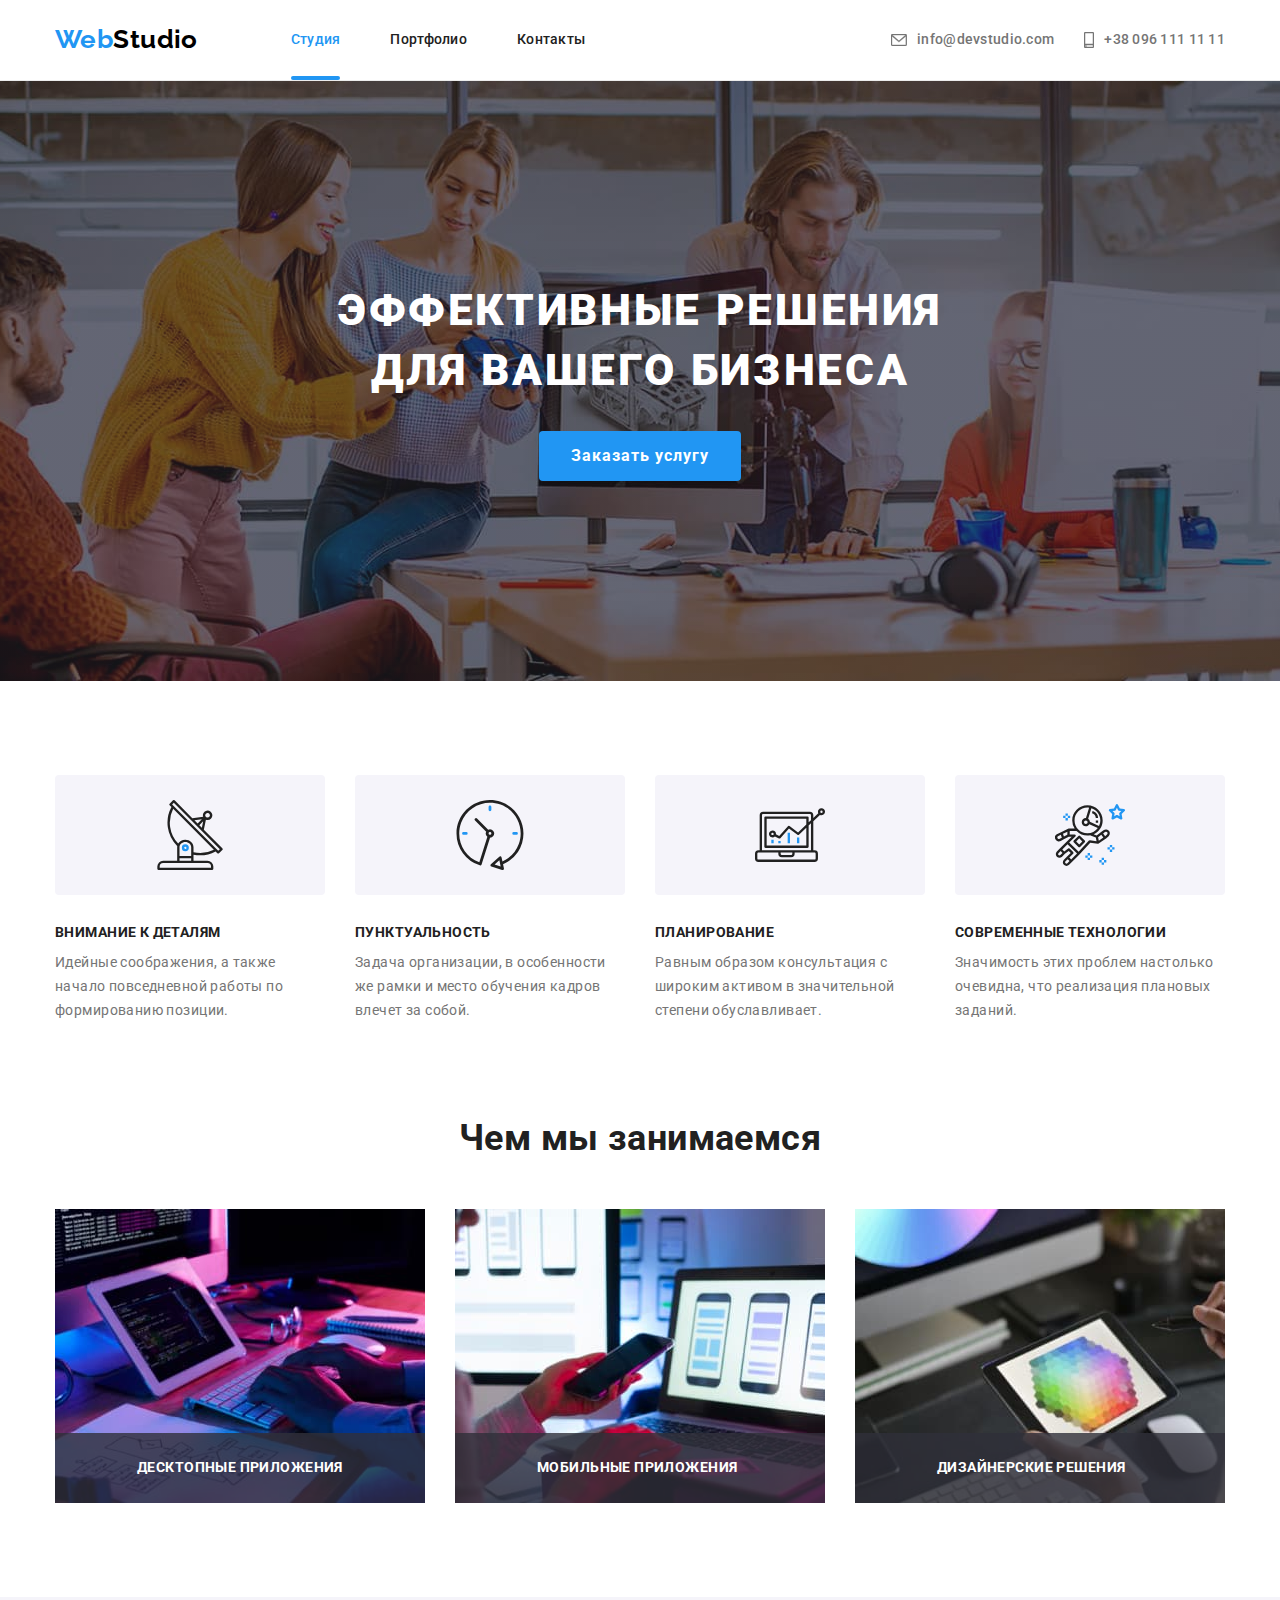
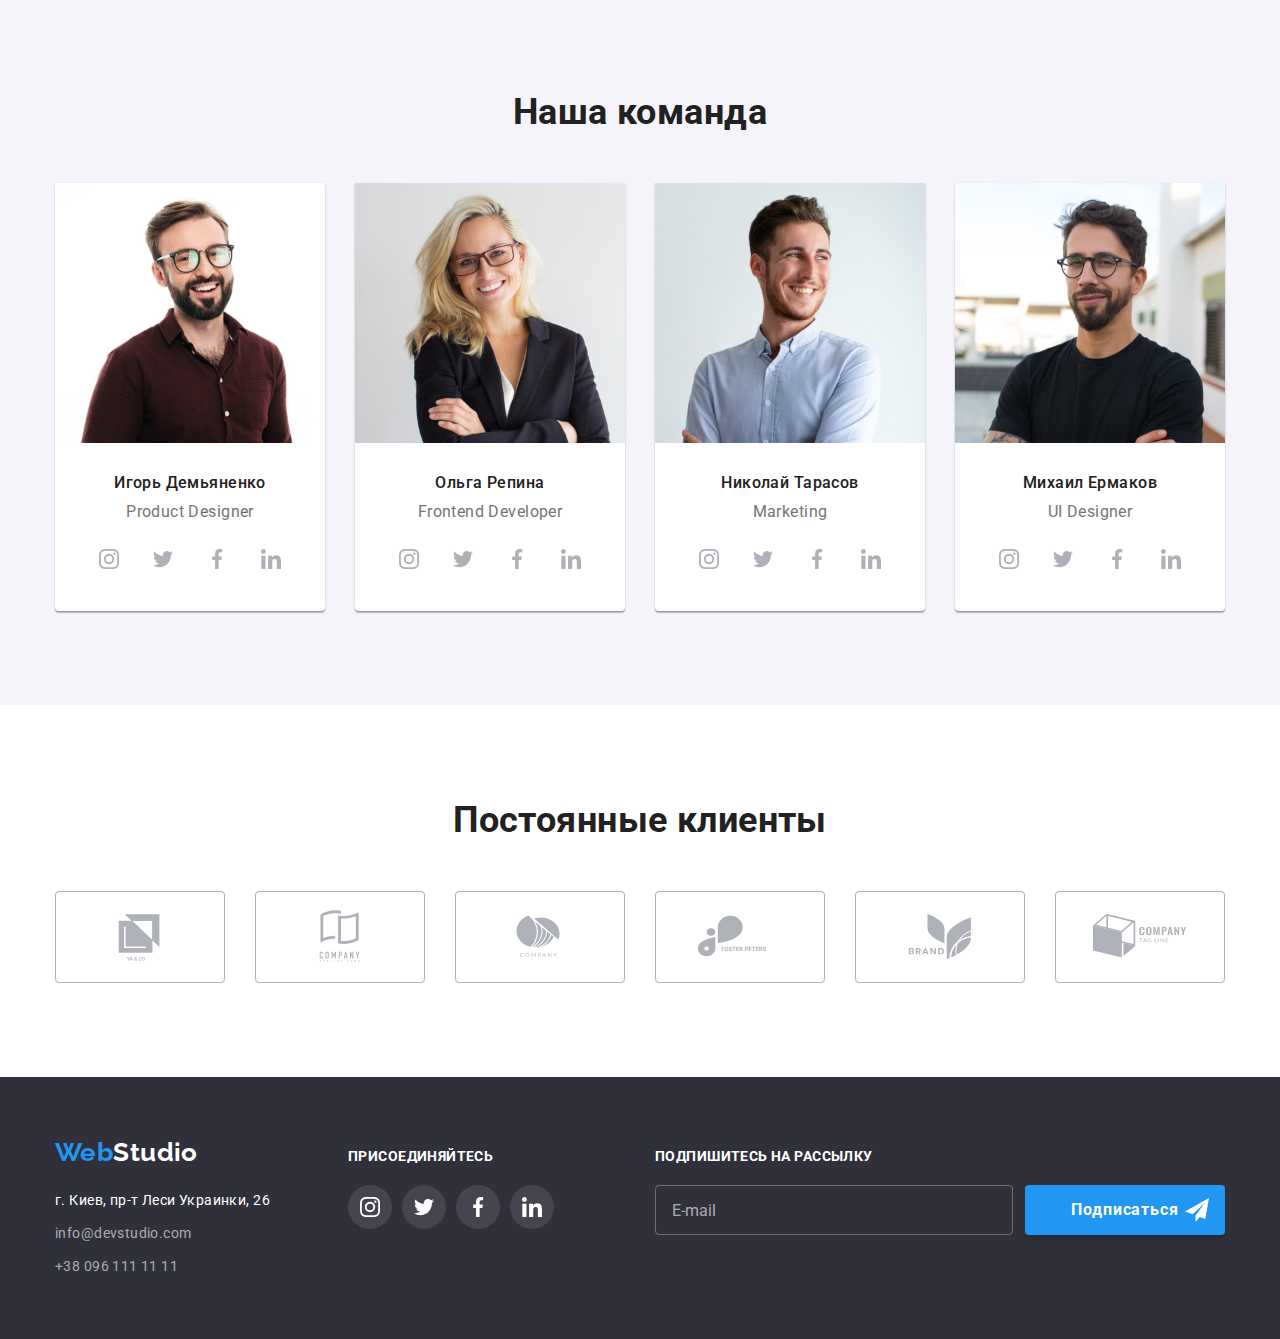
<file: index.html>
<!DOCTYPE html>
<html lang="ru">
  <head>
    <meta charset="UTF-8" />
    <meta http-equiv="X-UA-Compatible" content="IE=edge" />
    <meta name="viewport" content="width=device-width, initial-scale=1.0" />
    <title>Web-Studio</title>
    <link rel="preconnect" href="https://fonts.gstatic.com" />
    <link
      href="https://fonts.googleapis.com/css2?family=Raleway:wght@700&family=Roboto:wght@400;500;700;900&display=swap"
      rel="stylesheet"
    />
    <link
      rel="stylesheet"
      href="https://cdnjs.cloudflare.com/ajax/libs/modern-normalize/1.0.0/modern-normalize.css"
    />
    <link rel="stylesheet" href="./css/styles.css" />
  </head>

  <body>
    <header class="header-backgroud page-header">
      <div class="container">
        <nav class="nav">
          <a class="link-logo logo-accent logo" href="web-studio">
            <span class="accent-color">Web</span>Studio
          </a>
          <ul class="menu list">
            <li class="menu-item">
              <a class="link navigation-link link-current" href="./index.html"
                >Студия</a
              >
            </li>
            <li class="menu-item">
              <a class="link navigation-link" href="./portfolio.html"
                >Портфолио</a
              >
            </li>
            <li class="menu-item">
              <a class="link navigation-link" href="contacts">Контакты</a>
            </li>
          </ul>
        </nav>
        <ul class="list contacts-header">
          <li class="address-item">
            <a class="link list-contact" href="mailto:info@devstudio.com">
              <svg class="address-icon" width="16" height="12">
                <use href="./images/icons/symbol-defs.svg#icon-envelope"></use>
              </svg>
              info@devstudio.com
            </a>
          </li>
          <li class="address-item">
            <a class="link list-contact telephone" href="tel:+380961111111">
              <svg class="address-icon" width="10" height="16">
                <use
                  href="./images/icons/symbol-defs.svg#icon-smartphone"
                ></use>
              </svg>
              +38 096 111 11 11</a
            >
          </li>
        </ul>
      </div>
    </header>

    <main>
      <section class="dark-background section-hero">
        <div class="container">
          <h1 class="page-title">Эффективные решения для вашего бизнеса</h1>
          <div class="center-button">
            <button class="btn" type="button" data-modal-open>
              Заказать услугу
            </button>
          </div>
        </div>
      </section>

      <section class="header-backgroud section advantage-section">
        <div class="container">
          <h2 class="visually-hidden">Особенности</h2>

          <ul class="list card-set">
            <li class="item team-section-item">
              <div class="feature">
                <svg class="feature-icon" width="70" height="70">
                  <use href="./images/icons/symbol-defs.svg#icon-antenna"></use>
                </svg>
              </div>

              <h3 class="advantage-title">Внимание к деталям</h3>
              <p class="advantage-item-position">
                Идейные соображения, а также начало повседневной работы по
                формированию позиции.
              </p>
            </li>
            <li class="item team-section-item">
              <div class="feature">
                <svg class="feature-icon" width="70" height="70">
                  <use href="./images/icons/symbol-defs.svg#icon-clock"></use>
                </svg>
              </div>
              <h3 class="advantage-title">Пунктуальность</h3>
              <p class="advantage-item-position">
                Задача организации, в особенности же рамки и место обучения
                кадров влечет за собой.
              </p>
            </li>
            <li class="item team-section-item">
              <div class="feature">
                <svg class="feature-icon" width="70" height="70">
                  <use href="./images/icons/symbol-defs.svg#icon-diagram"></use>
                </svg>
              </div>
              <h3 class="advantage-title">Планирование</h3>
              <p class="advantage-item-position">
                Равным образом консультация с широким активом в значительной
                степени обуславливает.
              </p>
            </li>
            <li class="item team-section-item">
              <div class="feature">
                <svg class="feature-icon" width="70" height="70">
                  <use
                    href="./images/icons/symbol-defs.svg#icon-astronaut"
                  ></use>
                </svg>
              </div>
              <h3 class="advantage-title">Современные технологии</h3>
              <p class="advantage-item-position">
                Значимость этих проблем настолько очевидна, что реализация
                плановых заданий.
              </p>
            </li>
          </ul>
        </div>
      </section>

      <section class="header-backgroud our-works">
        <div class="container">
          <h2 class="section-title">Чем мы занимаемся</h2>
          <ul class="list card-set">
            <li class="item work-item">
              <div class="work-thumb">
                <img
                  src="./images/img.jpg"
                  alt="Наполнение веб-страницы контентом"
                  width="370"
                />
                <div class="work-set-item">
                  <p class="work-item-set">Десктопные приложения</p>
                </div>
              </div>
            </li>
            <li class="item work-item">
              <div class="work-thumb">
                <img
                  src="./images/box2.jpg"
                  alt="Оформления стилей"
                  width="370"
                />
                <div class="work-set-item">
                  <p class="work-item-set">Мобильные приложения</p>
                </div>
              </div>
            </li>
            <li class="item work-item">
              <div class="work-thumb">
                <img src="./images/box3.jpg" alt="Дизайн" width="370" />

                <div class="work-set-item">
                  <p class="work-item-set">Дизайнерские решения</p>
                </div>
              </div>
            </li>
          </ul>
        </div>
      </section>

      <section class="second-background section team-section">
        <div class="container">
          <h2 class="section-title">Наша команда</h2>
          <ul class="list card-set">
            <li class="item team-section-item team-wrapper">
              <img
                src="./images/img1.jpg"
                alt="Дизайнер продукта"
                width="270"
              />
              <div class="name-position-item">
                <h3 class="team-item-name">Игорь Демьяненко</h3>
                <p class="team-item-position" lang="en">Product Designer</p>
              </div>
              <ul class="list social-icons">
                <li class="social-icons-item">
                  <a
                    href=""
                    class="social-icons-link"
                    target="_blank"
                    rel="noopener noreferrer"
                  >
                    <svg class="social-icons-svg" width="20" height="20">
                      <use
                        href="./images/icons/symbol-defs.svg#icon-instagram"
                      ></use>
                    </svg>
                  </a>
                </li>
                <li class="social-icons-item">
                  <a
                    href=""
                    class="social-icons-link"
                    target="_blank"
                    rel="noopener noreferrer"
                  >
                    <svg class="social-icons-svg" width="20" height="20">
                      <use
                        href="./images/icons/symbol-defs.svg#icon-twitter"
                      ></use>
                    </svg>
                  </a>
                </li>
                <li class="social-icons-item">
                  <a
                    href=""
                    class="social-icons-link"
                    target="_blank"
                    rel="noopener noreferrer"
                  >
                    <svg class="social-icons-svg" width="20" height="20">
                      <use
                        href="./images/icons/symbol-defs.svg#icon-facebook"
                      ></use>
                    </svg>
                  </a>
                </li>
                <li class="social-icons-item">
                  <a
                    href=""
                    class="social-icons-link"
                    target="_blank"
                    rel="noopener noreferrer"
                  >
                    <svg class="social-icons-svg" width="20" height="20">
                      <use
                        href="./images/icons/symbol-defs.svg#icon-linkedin"
                      ></use>
                    </svg>
                  </a>
                </li>
              </ul>
            </li>
            <li class="item team-section-item team-wrapper">
              <img
                src="./images/img2.jpg"
                alt="Внешний разработчик"
                width="270"
              />
              <div class="name-position-item">
                <h3 class="team-item-name">Ольга Репина</h3>
                <p class="team-item-position" lang="en">Frontend Developer</p>
              </div>
              <ul class="list social-icons">
                <li class="social-icons-item">
                  <a
                    href=""
                    class="social-icons-link"
                    target="_blank"
                    rel="noopener noreferrer"
                  >
                    <svg class="social-icons-svg" width="20" height="20">
                      <use
                        href="./images/icons/symbol-defs.svg#icon-instagram"
                      ></use>
                    </svg>
                  </a>
                </li>
                <li class="social-icons-item">
                  <a
                    href=""
                    class="social-icons-link"
                    target="_blank"
                    rel="noopener noreferrer"
                  >
                    <svg class="social-icons-svg" width="20" height="20">
                      <use
                        href="./images/icons/symbol-defs.svg#icon-twitter"
                      ></use>
                    </svg>
                  </a>
                </li>
                <li class="social-icons-item">
                  <a
                    href=""
                    class="social-icons-link"
                    target="_blank"
                    rel="noopener noreferrer"
                  >
                    <svg class="social-icons-svg" width="20" height="20">
                      <use
                        href="./images/icons/symbol-defs.svg#icon-facebook"
                      ></use>
                    </svg>
                  </a>
                </li>
                <li class="social-icons-item">
                  <a
                    href=""
                    class="social-icons-link"
                    target="_blank"
                    rel="noopener noreferrer"
                  >
                    <svg class="social-icons-svg" width="20" height="20">
                      <use
                        href="./images/icons/symbol-defs.svg#icon-linkedin"
                      ></use>
                    </svg>
                  </a>
                </li>
              </ul>
            </li>
            <li class="item team-section-item team-wrapper">
              <img src="./images/img3.jpg" alt="Маркетолог" width="270" />
              <div class="name-position-item">
                <h3 class="team-item-name">Николай Тарасов</h3>
                <p class="team-item-position" lang="en">Marketing</p>
              </div>
              <ul class="list social-icons">
                <li class="social-icons-item">
                  <a
                    href=""
                    class="social-icons-link"
                    target="_blank"
                    rel="noopener noreferrer"
                  >
                    <svg class="social-icons-svg" width="20" height="20">
                      <use
                        href="./images/icons/symbol-defs.svg#icon-instagram"
                      ></use>
                    </svg>
                  </a>
                </li>
                <li class="social-icons-item">
                  <a
                    href=""
                    class="social-icons-link"
                    target="_blank"
                    rel="noopener noreferrer"
                  >
                    <svg class="social-icons-svg" width="20" height="20">
                      <use
                        href="./images/icons/symbol-defs.svg#icon-twitter"
                      ></use>
                    </svg>
                  </a>
                </li>
                <li class="social-icons-item">
                  <a
                    href=""
                    class="social-icons-link"
                    target="_blank"
                    rel="noopener noreferrer"
                  >
                    <svg class="social-icons-svg" width="20" height="20">
                      <use
                        href="./images/icons/symbol-defs.svg#icon-facebook"
                      ></use>
                    </svg>
                  </a>
                </li>
                <li class="social-icons-item">
                  <a
                    href=""
                    class="social-icons-link"
                    target="_blank"
                    rel="noopener noreferrer"
                  >
                    <svg class="social-icons-svg" width="20" height="20">
                      <use
                        href="./images/icons/symbol-defs.svg#icon-linkedin"
                      ></use>
                    </svg>
                  </a>
                </li>
              </ul>
            </li>
            <li class="item team-section-item team-wrapper">
              <img src="./images/img4.jpg" alt="Дизайнер" width="270" />
              <div class="name-position-item">
                <h3 class="team-item-name">Михаил Ермаков</h3>
                <p class="team-item-position" lang="en">UI Designer</p>
              </div>
              <ul class="list social-icons">
                <li class="social-icons-item">
                  <a
                    href=""
                    class="social-icons-link"
                    target="_blank"
                    rel="noopener noreferrer"
                  >
                    <svg class="social-icons-svg" width="20" height="20">
                      <use
                        href="./images/icons/symbol-defs.svg#icon-instagram"
                      ></use>
                    </svg>
                  </a>
                </li>
                <li class="social-icons-item">
                  <a
                    href=""
                    class="social-icons-link"
                    target="_blank"
                    rel="noopener noreferrer"
                  >
                    <svg class="social-icons-svg" width="20" height="20">
                      <use
                        href="./images/icons/symbol-defs.svg#icon-twitter"
                      ></use>
                    </svg>
                  </a>
                </li>
                <li class="social-icons-item">
                  <a
                    href=""
                    class="social-icons-link"
                    target="_blank"
                    rel="noopener noreferrer"
                  >
                    <svg class="social-icons-svg" width="20" height="20">
                      <use
                        href="./images/icons/symbol-defs.svg#icon-facebook"
                      ></use>
                    </svg>
                  </a>
                </li>
                <li class="social-icons-item">
                  <a
                    href=""
                    class="social-icons-link"
                    target="_blank"
                    rel="noopener noreferrer"
                  >
                    <svg class="social-icons-svg" width="20" height="20">
                      <use
                        href="./images/icons/symbol-defs.svg#icon-linkedin"
                      ></use>
                    </svg>
                  </a>
                </li>
              </ul>
            </li>
          </ul>
        </div>
      </section>

      <section class="header-backgroud section">
        <div class="container">
          <h2 class="section-title">Постоянные клиенты</h2>
          <ul class="list clients-icons">
            <li class="clients-icons-item">
              <a
                href=""
                class="clients-icons-link"
                target="_blank"
                rel="noopener noreferrer"
              >
                <svg class="clients-icons-svg" width="106" height="60">
                  <use href="./images/icons/symbol-defs.svg#icon-logo"></use>
                </svg>
              </a>
            </li>
            <li class="clients-icons-item">
              <a
                href=""
                class="clients-icons-link"
                target="_blank"
                rel="noopener noreferrer"
              >
                <svg class="clients-icons-svg" width="106" height="60">
                  <use href="./images/icons/symbol-defs.svg#icon-logo1"></use>
                </svg>
              </a>
            </li>
            <li class="clients-icons-item">
              <a
                href=""
                class="clients-icons-link"
                target="_blank"
                rel="noopener noreferrer"
              >
                <svg class="clients-icons-svg" width="106" height="60">
                  <use href="./images/icons/symbol-defs.svg#icon-logo2"></use>
                </svg>
              </a>
            </li>
            <li class="clients-icons-item">
              <a
                href=""
                class="clients-icons-link"
                target="_blank"
                rel="noopener noreferrer"
              >
                <svg class="clients-icons-svg" width="106" height="60">
                  <use href="./images/icons/symbol-defs.svg#icon-logo3"></use>
                </svg>
              </a>
            </li>
            <li class="clients-icons-item">
              <a
                href=""
                class="clients-icons-link"
                target="_blank"
                rel="noopener noreferrer"
              >
                <svg class="clients-icons-svg" width="106" height="60">
                  <use href="./images/icons/symbol-defs.svg#icon-logo4"></use>
                </svg>
              </a>
            </li>
            <li class="clients-icons-item">
              <a
                href=""
                class="clients-icons-link"
                target="_blank"
                rel="noopener noreferrer"
              >
                <svg class="clients-icons-svg" width="106" height="60">
                  <use href="./images/icons/symbol-defs.svg#icon-logo5"></use>
                </svg>
              </a>
            </li>
          </ul>
        </div>
      </section>
    </main>

    <footer class="dark-background footer-section">
      <div class="container container-list">
        <div class="footer-item">
          <a class="link logo-accent second-logo-accent" href="web-studio">
            <span class="accent-color">Web</span>Studio
          </a>

          <address class="address">
            <ul class="list">
              <li class="subitem">
                <a
                  class="link dark-bg-text"
                  href="https://goo.gl/maps/19a7avuNTJ5x7kLF8"
                  target="_blank"
                  rel="noopener noreferrer"
                >
                  г. Киев, пр-т Леси Украинки, 26
                </a>
              </li>
              <li class="subitem">
                <a
                  class="link dark-bg-text accent-text-color"
                  href="mailto:info@devstudio.com"
                  >info@devstudio.com</a
                >
              </li>
              <li>
                <a
                  class="link dark-bg-text accent-text-color"
                  href="tel:+380961111111"
                  >+38 096 111 11 11</a
                >
              </li>
            </ul>
          </address>
        </div>
        <div class="footer-list">
          <h3 class="footer-title">Присоединяйтесь</h3>
          <ul class="list footer-social-list">
            <li class="footer-social-item">
              <a
                href=""
                class="footer-social-link"
                target="_blank"
                rel="noopener noreferrer"
              >
                <svg class="footer-social-svg" width="20" height="20">
                  <use
                    href="./images/icons/symbol-defs.svg#icon-instagram"
                  ></use>
                </svg>
              </a>
            </li>
            <li class="footer-social-item">
              <a
                href=""
                class="footer-social-link"
                target="_blank"
                rel="noopener noreferrer"
              >
                <svg class="footer-social-svg" width="20" height="20">
                  <use href="./images/icons/symbol-defs.svg#icon-twitter"></use>
                </svg>
              </a>
            </li>
            <li class="footer-social-item">
              <a
                href=""
                class="footer-social-link"
                target="_blank"
                rel="noopener noreferrer"
              >
                <svg class="footer-social-svg" width="20" height="20">
                  <use
                    href="./images/icons/symbol-defs.svg#icon-facebook"
                  ></use>
                </svg>
              </a>
            </li>
            <li class="footer-social-item">
              <a
                href=""
                class="footer-social-link"
                target="_blank"
                rel="noopener noreferrer"
              >
                <svg class="footer-social-svg" width="20" height="20">
                  <use
                    href="./images/icons/symbol-defs.svg#icon-linkedin"
                  ></use>
                </svg>
              </a>
            </li>
          </ul>
        </div>
        <div>
          <h3 class="footer-title">Подпишитесь на рассылку</h3>
          <form class="contact-form">
            <div class="contact-form-item">
              <input
                type="email"
                name="user-email"
                class="contact-form-field"
                placeholder="E-mail"
                required
              />
              <div class="submit-item">
                <button type="submit" class="btn btn-item">Подписаться</button>
                <svg
                  class="footer-social-svg submit-svg"
                  width="24"
                  height="24"
                >
                  <use href="./images/icons/symbol-defs.svg#icon-send"></use>
                </svg>
              </div>
            </div>
          </form>
        </div>
      </div>
    </footer>

    <div class="backdrop is-hidden" data-modal>
      <div class="modal">
        <button class="modal-close" data-modal-close>
          <svg class="icon-modal-close">
            <use href="./images/icons/symbol-defs.svg#icon-vector"></use>
          </svg>
        </button>
        <p class="form-data">Оставьте свои данные, мы вам перезвоним</p>
        <form class="form">
          <div class="form-field">
            <label for="name"> Имя </label>
            <div class="inputs">
              <input
                type="text"
                name="user-name"
                id="name"
                autofocus
                class="modal-form-input"
              />
              <svg class="inputs-svg" width="18" height="18">
                <use
                  href="./images/icons/symbol-defs.svg#icon-person-black"
                ></use>
              </svg>
            </div>
          </div>
          <div class="form-field">
            <label for="user-number"> Телефон </label>
            <div class="inputs">
              <input
                type="tel"
                name="user-number"
                id="user-number"
                class="modal-form-input"
              />
              <svg class="inputs-svg" width="18" height="18">
                <use
                  href="./images/icons/symbol-defs.svg#icon-phone-black"
                ></use>
              </svg>
            </div>
          </div>
          <div class="form-field">
            <label for="user-mail"> Почта </label>
            <div class="inputs">
              <input
                type="email"
                name="user-mail"
                id="user-mail"
                class="modal-form-input"
              />
              <svg class="inputs-svg" width="18" height="18">
                <use
                  href="./images/icons/symbol-defs.svg#icon-email-black"
                ></use>
              </svg>
            </div>
          </div>
          <div class="form-textarea">
            <label for="file"> Комментарий </label>
            <textarea
              name="usser-message"
              placeholder="Введите текст"
              id="file"
              class="textarea-message"
            ></textarea>
          </div>
          <div class="form-checkbox">
            <input
              type="checkbox"
              name="user-checkbox"
              class="checkbox visually-hidden"
              id="checkbox"
            />
            <label class="checkbox-label" for="checkbox">
              Соглашаюсь с рассылкой и принимаю
              <a href="#" class="checkbox-link">Условия договора</a>
            </label>
          </div>
          <div class="btn-modal">
            <button type="submit" class="btn btn-form">Отправить</button>
          </div>
        </form>
      </div>
    </div>
    <script src="./js/modal.js"></script>
  </body>
</html>
</file>
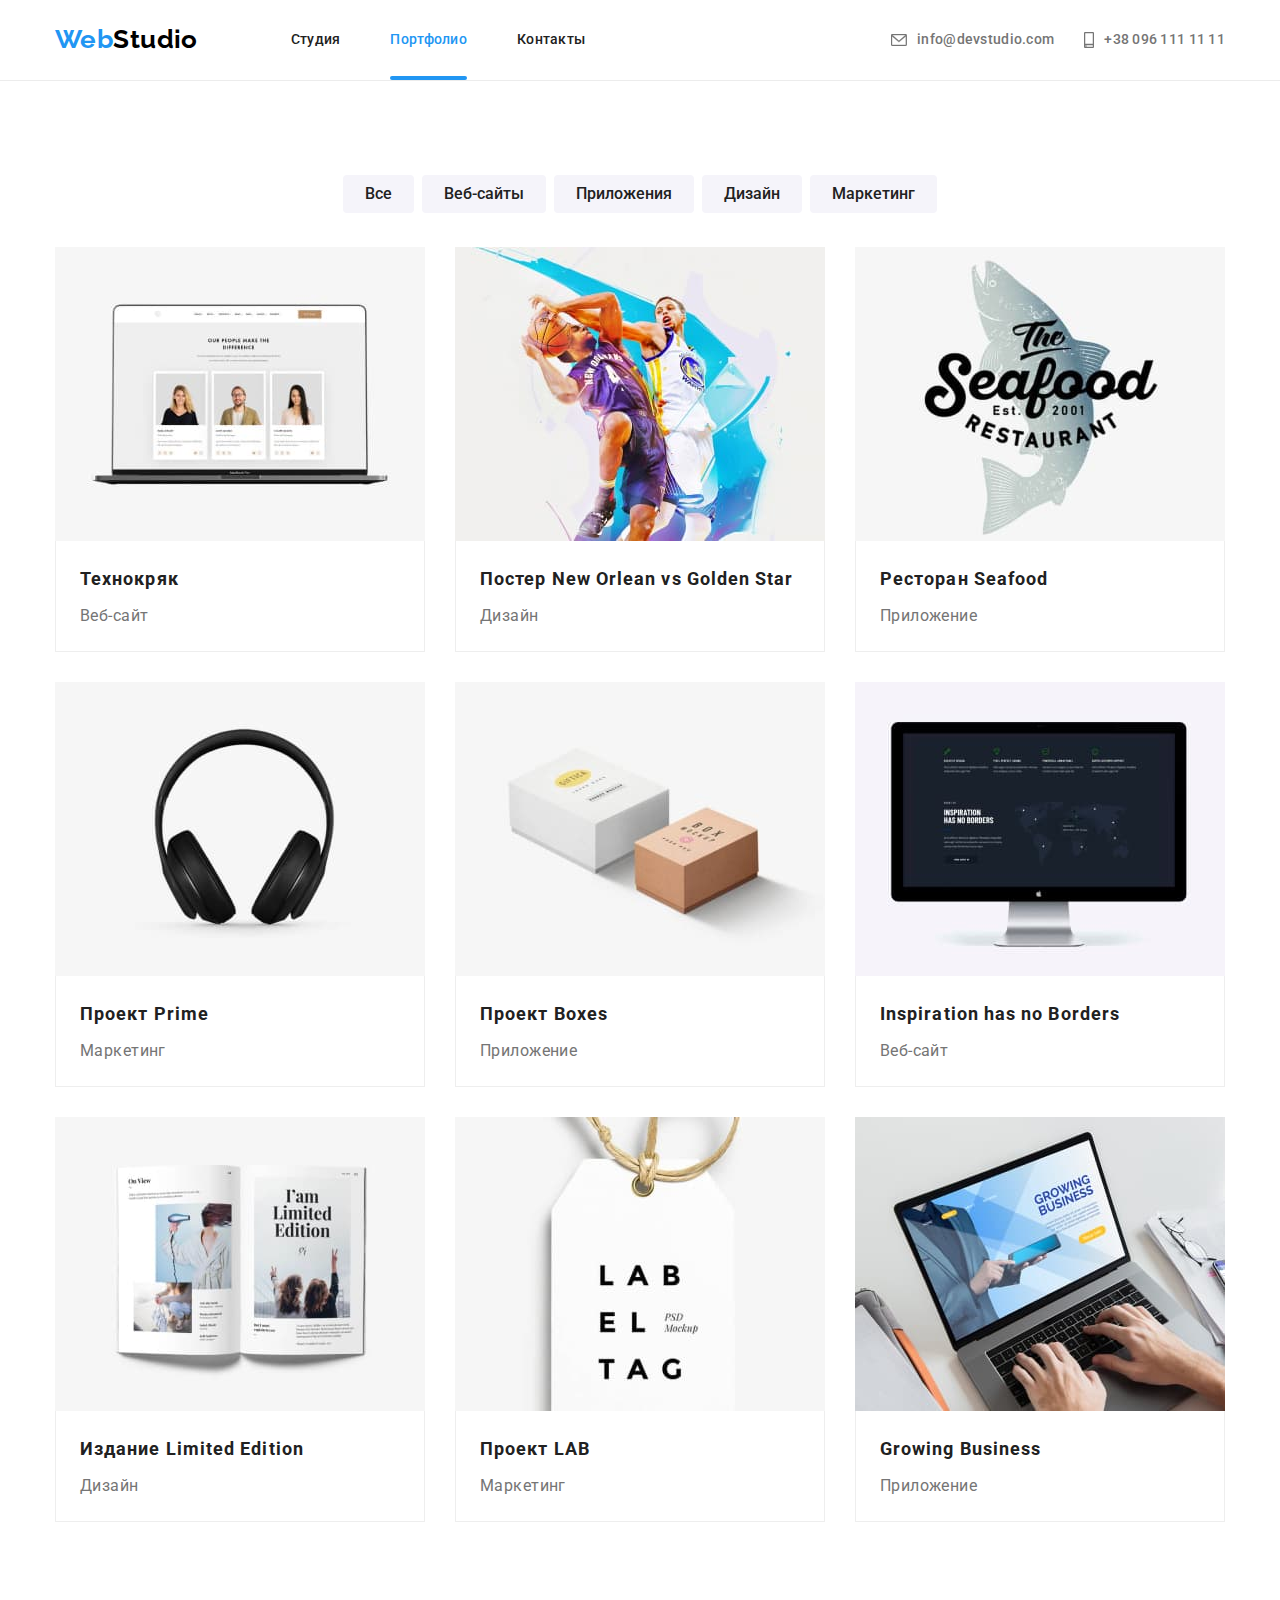
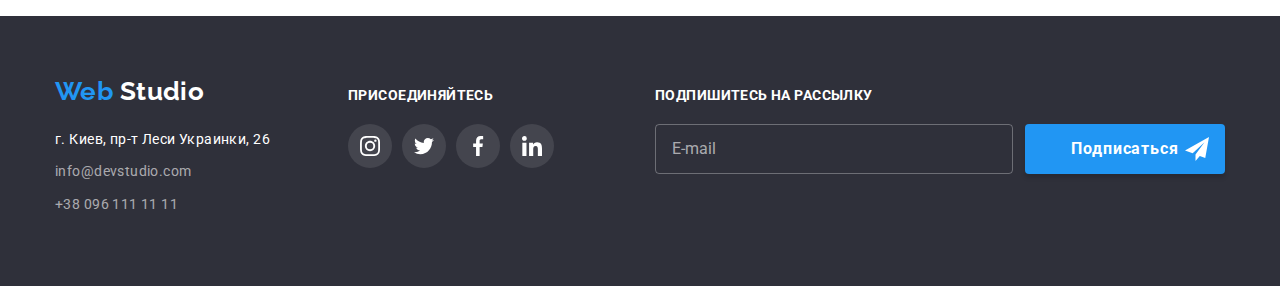
<file: portfolio.html>
<!DOCTYPE html>
<html lang="ru">
  <head>
    <meta charset="UTF-8" />
    <meta http-equiv="X-UA-Compatible" content="IE=edge" />
    <meta name="viewport" content="width=device-width, initial-scale=1.0" />
    <title>Portfolio</title>
    <link rel="preconnect" href="https://fonts.gstatic.com" />
    <link
      rel="stylesheet"
      href="https://fonts.googleapis.com/css2?family=Raleway:wght@700&family=Roboto:wght@400;500;700;900&display=swap"
    />
    <link
      rel="stylesheet"
      href="https://cdnjs.cloudflare.com/ajax/libs/modern-normalize/1.0.0/modern-normalize.css"
    />
    <link rel="stylesheet" href="./css/styles.css" />
  </head>

  <body>
    <header class="header-backgroud page-header">
      <div class="container">
        <nav class="nav">
          <a class="logo-accent link logo" href="web-studio">
            <span class="accent-color">Web</span>Studio
          </a>
          <ul class="menu list">
            <li class="menu-item">
              <a class="link navigation-link" href="./index.html">Студия</a>
            </li>
            <li class="menu-item">
              <a
                class="link navigation-link link-current"
                href="./portfolio.html"
                >Портфолио</a
              >
            </li>
            <li class="menu-item">
              <a class="link navigation-link" href="contacts">Контакты</a>
            </li>
          </ul>
        </nav>
        <ul class="list contacts-header">
          <li class="address-item">
            <a class="link list-contact" href="mailto:info@devstudio.com">
              <svg class="address-icon" width="16" height="12">
                <use href="./images/icons/symbol-defs.svg#icon-envelope"></use>
              </svg>
              info@devstudio.com</a
            >
          </li>
          <li class="address-item">
            <a class="link list-contact telephone" href="tel:+380961111111">
              <svg class="address-icon" width="10" height="16">
                <use
                  href="./images/icons/symbol-defs.svg#icon-smartphone"
                ></use>
              </svg>
              +38 096 111 11 11</a
            >
          </li>
        </ul>
      </div>
    </header>

    <main class="header-backgroud">
      <section class="section">
        <div class="container">
          <h1 class="visually-hidden">Портфолио</h1>
          <ul class="list portfolio-list">
            <li class="portfolio-item">
              <button class="button-portfolio" type="button">Все</button>
            </li>
            <li class="portfolio-item">
              <button class="button-portfolio" type="button">Веб-сайты</button>
            </li>
            <li class="portfolio-item">
              <button class="button-portfolio" type="button">Приложения</button>
            </li>
            <li class="portfolio-item">
              <button class="button-portfolio" type="button">Дизайн</button>
            </li>
            <li class="portfolio-item">
              <button class="button-portfolio" type="button">Маркетинг</button>
            </li>
          </ul>

          <h2 class="visually-hidden">Наши работы</h2>
          <ul class="list works-set works-list">
            <li class="item-set work-item">
              <a href="" class="link works-item-link">
                <div class="card-img">
                  <img src="./images/img21.jpg" alt="Веб-сайт" width="370" />

                  <div class="card-description">
                    <p class="card-description-text">
                      Технокряк это современная площадка распространения
                      коронавируса. Компании используют эту платформу для
                      цифрового шпионажа и атак на защищённые сервера
                      конкурентов.
                    </p>
                  </div>
                </div>

                <div class="work-section-item">
                  <h3 class="portfolio-title">Технокряк</h3>
                  <p class="portfolio-title-text">Веб-сайт</p>
                </div>
              </a>
            </li>

            <li class="item-set work-item">
              <a href="" class="list link works-item-link">
                <div class="card-img">
                  <img
                    src="./images/img22.jpg"
                    alt="Дизайн постера"
                    width="370"
                  />
                  <div class="card-description">
                    <p class="card-description-text">
                      Технокряк это современная площадка распространения
                      коронавируса. Компании используют эту платформу для
                      цифрового шпионажа и атак на защищённые сервера
                      конкурентов.
                    </p>
                  </div>
                </div>

                <div class="work-section-item">
                  <h3 class="portfolio-title" lang="en">
                    Постер New Orlean vs Golden Star
                  </h3>
                  <p class="portfolio-title-text">Дизайн</p>
                </div>
              </a>
            </li>
            <li class="item-set work-item">
              <a href="" class="link works-item-link">
                <div class="card-img">
                  <img
                    src="./images/img23.jpg"
                    alt="Приложение ресторана"
                    width="370"
                  />
                  <div class="card-description">
                    <p class="card-description-text">
                      Технокряк это современная площадка распространения
                      коронавируса. Компании используют эту платформу для
                      цифрового шпионажа и атак на защищённые сервера
                      конкурентов.
                    </p>
                  </div>
                </div>

                <div class="work-section-item">
                  <h3 class="portfolio-title" lang="en">Ресторан Seafood</h3>
                  <p class="portfolio-title-text">Приложение</p>
                </div>
              </a>
            </li>
            <li class="item-set work-item">
              <a href="" class="link works-item-link">
                <div class="card-img">
                  <img
                    src="./images/img24.jpg"
                    alt="Маркетинг проекта наушники"
                    width="370"
                  />
                  <div class="card-description">
                    <p class="card-description-text">
                      Технокряк это современная площадка распространения
                      коронавируса. Компании используют эту платформу для
                      цифрового шпионажа и атак на защищённые сервера
                      конкурентов.
                    </p>
                  </div>
                </div>

                <div class="work-section-item">
                  <h3 class="portfolio-title" lang="en">Проект Prime</h3>
                  <p class="portfolio-title-text">Маркетинг</p>
                </div>
              </a>
            </li>
            <li class="item-set work-item">
              <a href="" class="link works-item-link">
                <div class="card-img">
                  <img
                    src="./images/img25jpg.jpg"
                    alt="Приложение проекта коробки"
                    width="370"
                  />
                  <div class="card-description">
                    <p class="card-description-text">
                      Технокряк это современная площадка распространения
                      коронавируса. Компании используют эту платформу для
                      цифрового шпионажа и атак на защищённые сервера
                      конкурентов.
                    </p>
                  </div>
                </div>

                <div class="work-section-item">
                  <h3 class="portfolio-title" lang="en">Проект Boxes</h3>
                  <p class="portfolio-title-text">Приложение</p>
                </div>
              </a>
            </li>
            <li class="item-set work-item">
              <a href="" class="link works-item-link">
                <div class="card-img">
                  <img
                    src="./images/img26.jpg"
                    alt="Веб-сайт вдохновения "
                    width="370"
                  />
                  <div class="card-description">
                    <p class="card-description-text">
                      Технокряк это современная площадка распространения
                      коронавируса. Компании используют эту платформу для
                      цифрового шпионажа и атак на защищённые сервера
                      конкурентов.
                    </p>
                  </div>
                </div>

                <div class="work-section-item">
                  <h3 class="portfolio-title" lang="en">
                    Inspiration has no Borders
                  </h3>
                  <p class="portfolio-title-text">Веб-сайт</p>
                </div>
              </a>
            </li>
            <li class="item-set work-item">
              <a href="" class="link works-item-link">
                <div class="card-img">
                  <img
                    src="./images/img27.jpg"
                    alt="Дизайн издания"
                    width="370"
                  />
                  <div class="card-description">
                    <p class="card-description-text">
                      Технокряк это современная площадка распространения
                      коронавируса. Компании используют эту платформу для
                      цифрового шпионажа и атак на защищённые сервера
                      конкурентов.
                    </p>
                  </div>
                </div>

                <div class="work-section-item">
                  <h3 class="portfolio-title" lang="en">
                    Издание Limited Edition
                  </h3>
                  <p class="portfolio-title-text">Дизайн</p>
                </div>
              </a>
            </li>
            <li class="item-set work-item">
              <a href="" class="link works-item-link">
                <div class="card-img">
                  <img
                    src="./images/img28.jpg"
                    alt="Маркетинг проекта лаб"
                    width="370"
                  />
                  <div class="card-description">
                    <p class="card-description-text">
                      Технокряк это современная площадка распространения
                      коронавируса. Компании используют эту платформу для
                      цифрового шпионажа и атак на защищённые сервера
                      конкурентов.
                    </p>
                  </div>
                </div>

                <div class="work-section-item">
                  <h3 class="portfolio-title" lang="en">Проект LAB</h3>
                  <p class="portfolio-title-text">Маркетинг</p>
                </div>
              </a>
            </li>
            <li class="item-set work-item">
              <a href="" class="link works-item-link">
                <div class="card-img">
                  <img
                    src="./images/img29.jpg"
                    alt="Приложение растущего бизнеса"
                    width="370"
                  />
                  <div class="card-description">
                    <p class="card-description-text">
                      Технокряк это современная площадка распространения
                      коронавируса. Компании используют эту платформу для
                      цифрового шпионажа и атак на защищённые сервера
                      конкурентов.
                    </p>
                  </div>
                </div>

                <div class="work-section-item">
                  <h3 class="portfolio-title" lang="en">Growing Business</h3>
                  <p class="portfolio-title-text">Приложение</p>
                </div>
              </a>
            </li>
          </ul>
        </div>
      </section>
    </main>

    <footer class="dark-background footer-section">
      <div class="container container-list">
        <div class="footer-item">
          <a class="link logo-accent second-logo-accent" href="web-studio">
            <span class="accent-color">Web</span> Studio
          </a>
          <address class="address">
            <ul class="list">
              <li class="subitem">
                <a
                  class="link dark-bg-text"
                  href="https://goo.gl/maps/19a7avuNTJ5x7kLF8"
                  target="_blank"
                  rel="noopener noreferrer"
                >
                  г. Киев, пр-т Леси Украинки, 26
                </a>
              </li>
              <li class="subitem">
                <a
                  class="link dark-bg-text accent-text-color"
                  href="mailto:info@devstudio.com"
                  >info@devstudio.com</a
                >
              </li>
              <li class="subitem">
                <a
                  class="link dark-bg-text accent-text-color"
                  href="tel:+380961111111"
                  >+38 096 111 11 11</a
                >
              </li>
            </ul>
          </address>
        </div>
        <div class="footer-list">
          <h3 class="footer-title">Присоединяйтесь</h3>
          <ul class="list footer-social-list">
            <li class="footer-social-item">
              <a
                href=""
                class="footer-social-link"
                target="_blank"
                rel="noopener noreferrer"
              >
                <svg class="footer-social-svg" width="20" height="20">
                  <use
                    href="./images/icons/symbol-defs.svg#icon-instagram"
                  ></use>
                </svg>
              </a>
            </li>
            <li class="footer-social-item">
              <a
                href=""
                class="footer-social-link"
                target="_blank"
                rel="noopener noreferrer"
              >
                <svg class="footer-social-svg" width="20" height="20">
                  <use href="./images/icons/symbol-defs.svg#icon-twitter"></use>
                </svg>
              </a>
            </li>
            <li class="footer-social-item">
              <a
                href=""
                class="footer-social-link"
                target="_blank"
                rel="noopener noreferrer"
              >
                <svg class="footer-social-svg" width="20" height="20">
                  <use
                    href="./images/icons/symbol-defs.svg#icon-facebook"
                  ></use>
                </svg>
              </a>
            </li>
            <li class="footer-social-item">
              <a
                href=""
                class="footer-social-link"
                target="_blank"
                rel="noopener noreferrer"
              >
                <svg class="footer-social-svg" width="20" height="20">
                  <use
                    href="./images/icons/symbol-defs.svg#icon-linkedin"
                  ></use>
                </svg>
              </a>
            </li>
          </ul>
        </div>
        <div>
          <h3 class="footer-title">Подпишитесь на рассылку</h3>
          <form class="contact-form">
            <div class="contact-form-item">
              <input
                type="email"
                name="user-email"
                class="contact-form-field"
                placeholder="E-mail"
                required
              />
              <div class="submit-item">
                <button type="submit" class="btn btn-item">Подписаться</button>
                <svg
                  class="footer-social-svg submit-svg"
                  width="24"
                  height="24"
                >
                  <use href="./images/icons/symbol-defs.svg#icon-send"></use>
                </svg>
              </div>
            </div>
          </form>
        </div>
      </div>
    </footer>
  </body>
</html>
</file>
<file: css/styles.css>
/* Общий CSS */
:root {
  --main-text-color: #757575;
  --title-color: #212121;
  --accent-color: #2196f3;
  --dark-bg-text: #ffffff;
  --accent-logo-color: #000000;

  --dark-background: #2f303a;
  --main-backgroud: #e5e5e5;
  --header-backgroud: #ffffff;
  --second-background: #f5f4fa;

  --main-font: "Roboto", sans-serif;
  --logo-font: "Raleway", sans-serif;
}

html {
  box-sizing: border-box;
}

*,
*::before,
*::after {
  box-sizing: inherit;
}

body {
  font-family: var(--main-font);
  font-size: 14px;
  line-height: 1.71;
  letter-spacing: 0.03em;
  color: var(--main-text-color);
}

h1,
h2,
h3,
p {
  margin-top: 0;
}

.container {
  width: 1200px;
  padding-left: 15px;
  padding-right: 15px;
  margin-left: auto;
  margin-right: auto;
}

.section {
  padding-top: 94px;
  padding-bottom: 94px;
}

img {
  display: block;
  max-width: 100%;
  height: auto;
}

.our-works {
  margin-left: auto;
  margin-right: auto;
  padding-bottom: 94px;
}

.header-backgroud {
  margin-left: auto;
  margin-right: auto;
  background-color: var(--header-backgroud);
}

.link {
  text-decoration: none;

  transition: color 250ms cubic-bezier(0.4, 0, 0.2, 1),
    background-color 250ms cubic-bezier(0.4, 0, 0.2, 1),
    box-shadow 250ms cubic-bezier(0.4, 0, 0.2, 1);
}
.link-logo {
  text-decoration: none;
}
.navigation-link {
  padding-top: 32px;
  padding-bottom: 32px;
  font-weight: 500;
  line-height: 1.14;
  letter-spacing: 0.02em;
  color: var(--title-color);
}
.link-current {
  position: relative;
  color: var(--accent-color);
}

.link-current::after {
  content: "";
  position: absolute;
  bottom: -1px;
  display: block;
  width: 100%;
  height: 4px;
  border-radius: 2px;
  background-color: rgba(33, 150, 243, 1);
}
.logo-accent {
  font-family: var(--logo-font);
  font-weight: bold;
  font-size: 26px;
  line-height: 1.19;
  color: var(--accent-logo-color);
}
.second-logo-accent {
  color: var(--dark-bg-text);
}
.accent-color {
  color: var(--accent-color);
}

.link:hover,
.link:focus {
  color: var(--accent-color);
}

.list {
  margin: 0;
  padding-left: 0;
  list-style: none;
}
.subitem {
  margin-bottom: 9px;
}

.list-contact {
  display: flex;
  align-items: center;
  padding-top: 32px;
  padding-bottom: 32px;
  font-weight: 500;
  line-height: 1.14;
  letter-spacing: 0.02em;
  color: var(--main-text-color);
}
.address {
  margin-top: 20px;
  font-style: inherit;
  color: var(--dark-bg-text);
}
.menu {
  display: inline-flex;
}

.menu-item:not(:last-child) {
  margin-right: 50px;
}

.logo {
  margin-right: 93px;
}
.contacts-header {
  display: flex;
}

.page-header {
  margin-left: auto;
  margin-right: auto;
  border-bottom-width: 1px;
  border-bottom-style: solid;
  border-bottom-color: #ececec;
}

.page-header .container {
  display: flex;
  align-items: center;
}

.advantage-section {
  margin-left: auto;
  margin-right: auto;
}

.nav {
  display: flex;
  align-items: center;
  margin-top: 24px;
  margin-bottom: 25px;
  margin-right: auto;
}

.telephone {
  margin-left: 30px;
}

.team-section {
  margin-left: auto;
  margin-right: auto;
}

.page-title {
  width: 696px;
  margin-bottom: 30px;
  margin-left: auto;
  margin-right: auto;
  font-weight: 900;
  font-size: 44px;
  line-height: 1.36;
  text-align: center;
  letter-spacing: 0.06em;
  text-transform: uppercase;
  color: var(--dark-bg-text);
}
.visually-hidden {
  position: absolute !important;
  clip: rect(1px 1px 1px 1px);
  clip: rect(1px, 1px, 1px, 1px);
  padding: 0 !important;
  border: 0 !important;
  height: 1px !important;
  width: 1px !important;
  overflow: hidden;
}

.section-hero {
  max-width: 1600px;
  height: 600px;
  margin-left: auto;
  margin-right: auto;
  padding-top: 200px;
  padding-bottom: 200px;
  background-image: linear-gradient(
      rgba(47, 48, 58, 0.4),
      rgba(47, 48, 58, 0.4)
    ),
    url(../images/Img-back.jpg);
  background-repeat: no-repeat;
  background-position: center;
  background-size: cover;
}

.dark-background {
  background-color: var(--dark-background);
}

.dark-bg-text {
  margin-top: 9px;
  color: var(--dark-bg-text);
}
.accent-text-color {
  color: rgba(255, 255, 255, 0.6);
}

.footer-section {
  margin-left: auto;
  margin-right: auto;
  padding-top: 60px;
  padding-bottom: 60px;
}

.contact-form {
  width: 570px;
  height: 50px;
}

.contact-form-item {
  display: flex;
}

.contact-form-field {
  font-size: 16px;
  line-height: 1.25;
  align-items: center;
  text-align: left;
  padding-left: 16px;
  width: 358px;
  height: 50px;
  color: var(--dark-bg-text);
  background-color: transparent;
  border-radius: 4px;
  border: 1px solid rgba(255, 255, 255, 0.3);
  outline: none;

  transition: color 250ms cubic-bezier(0.4, 0, 0.2, 1),
    background-color 250ms cubic-bezier(0.4, 0, 0.2, 1);
}

.contact-form-field::placeholder {
  color: rgba(255, 255, 255, 0.6);
}

.contact-form-field:focus {
  border-color: rgba(33, 150, 243, 0);
  outline: 1px solid var(--accent-color);
}

.submit-item {
  position: relative;
  margin-left: 12px;
}

.submit-svg {
  position: absolute;
  top: 13px;
  left: 150px;
  margin-left: 10px;
}

.btn-item {
  width: 200px;
  height: 50px;
}

textarea {
  resize: none;
}

/* Stydio CSS */
.center-button {
  text-align: center;
}
.btn {
  padding: 10px 32px;
  border-radius: 4px;
  font-weight: bold;
  font-size: 16px;
  line-height: 1.87;
  align-items: center;
  text-align: center;
  letter-spacing: 0.06em;
  cursor: pointer;
  color: var(--dark-bg-text);
  background-color: var(--accent-color);
  border: #2196f3;
  box-shadow: 0px 4px 4px rgba(0, 0, 0, 0.15);

  transition: color 250ms cubic-bezier(0.4, 0, 0.2, 1),
    background-color 250ms cubic-bezier(0.4, 0, 0.2, 1),
    box-shadow 250ms cubic-bezier(0.4, 0, 0.2, 1);
}

.btn:hover,
.btn:focus {
  background-color: var(--accent-color);
}

.card-set {
  display: flex;
  align-items: center;
  text-align: center;
  flex-wrap: wrap;
  margin-left: -30px;
  margin-top: -30px;
}

.work-thumb {
  position: relative;
  display: flex;
  justify-content: center;
  align-items: center;
}

.work-set-item {
  position: absolute;
  width: 100%;
  height: 70px;
  background-color: rgba(47, 48, 58, 0.8);
  bottom: 0;
  display: flex;
}

.work-item-set {
  margin: 27px 82px 27px 82px;
  font-weight: 700;
  line-height: 1.14;
  text-align: center;
  text-transform: uppercase;
  color: rgba(255, 255, 255, 1);
}
.item {
  margin-left: 30px;
  margin-top: 30px;
}

.work-item {
  flex-basis: calc((100% - 3 * 30px) / 3);
}

.team-section-item {
  flex-basis: calc((100% - 4 * 30px) / 4);
}
.team-wrapper {
  text-align: center;
  background: var(--header-backgroud);
  box-shadow: 0px 1px 3px rgba(0, 0, 0, 0.12), 0px 1px 1px rgba(0, 0, 0, 0.14),
    0px 2px 1px rgba(0, 0, 0, 0.2);
  border-radius: 0px 0px 4px 4px;
}

.item-set {
  margin-left: 30px;
  margin-top: 30px;
}

.works-set {
  display: flex;
  flex-wrap: wrap;
  margin-left: -30px;
  margin-top: -30px;
}

.work-section-item {
  padding: 20px 24px;
  border-bottom-width: 1px;
  border-bottom-style: solid;
  border-bottom-color: #eeeeee;
  border-right-width: 1px;
  border-right-style: solid;
  border-right-color: #eeeeee;
  border-left-width: 1px;
  border-left-style: solid;
  border-left-color: #eeeeee;
}

.section-title {
  margin-bottom: 50px;
  font-weight: bold;
  font-size: 36px;
  line-height: 1.17;
  text-align: center;
  color: var(--title-color);
}

.feature {
  margin-bottom: 30px;
  text-align: center;
  width: 270px;
  height: 120px;
  background: #f5f4fa;
  border-radius: 4px;
}

.feature-icon {
  fill: currentColor;
  margin: 25px 100px 25px 100px;
  text-align: center;
  width: 70px;
  height: 70px;
}

.advantage-title {
  margin-bottom: 10px;
  text-align: left;
  font-weight: bold;
  font-size: 14px;
  line-height: 1.14;
  text-transform: uppercase;
  color: var(--title-color);
}

.advantage-item-position {
  text-align: left;
  margin-bottom: 0;
  line-height: 1.71;
}
.second-background {
  background-color: var(--second-background);
}

.team-item-name {
  margin-bottom: 10px;
  font-weight: 500;
  font-size: 16px;
  line-height: 1.19;
  text-align: center;
  color: var(--title-color);
}
.team-item-position {
  margin-bottom: 0;
  font-size: 16px;
  line-height: 1.19;
  text-align: center;
}

.name-position-item {
  padding: 30px 30px 16px 30px;
  text-align: center;
}

.address-icon {
  stroke: currentColor;
  margin-right: 10px;
}

.social-icons {
  display: inline-flex;
  padding-bottom: 30px;
}

.social-icons-item:not(:last-child) {
  margin-right: 10px;
}

.social-icons-svg {
  fill: #afb1b8;
  transition: fill 250ms cubic-bezier(0.4, 0, 0.2, 1);
}

.social-icons-link {
  display: flex;
  align-items: center;
  justify-content: center;
  width: 44px;
  height: 44px;
  border-radius: 50%;
  background-color: #ffffff;

  transition: background-color 250ms cubic-bezier(0.4, 0, 0.2, 1);
}

.social-icons-link:hover .social-icons-svg,
.social-icons-link:focus .social-icons-svg {
  fill: var(--dark-bg-text);
}

.social-icons-link:hover,
.social-icons-link:focus {
  background-color: var(--accent-color);
}

.container-list {
  display: flex;
  justify-content: space-between;
  align-items: baseline;
}

.footer-item {
  margin-right: 70px;
}

.footer-social-list {
  display: inline-flex;
}

.footer-social-item:not(:last-child) {
  margin-right: 10px;
}

.footer-social-svg {
  fill: var(--dark-bg-text);
  transition: fill 250ms cubic-bezier(0.4, 0, 0.2, 1);
}

.footer-social-link {
  display: flex;
  align-items: center;
  justify-content: center;
  width: 44px;
  height: 44px;
  border-radius: 50%;
  background-color: rgba(255, 255, 255, 0.1);
  transition: background-color 250ms cubic-bezier(0.4, 0, 0.2, 1);
}

.footer-social-link:hover .footer-social-svg,
.footer-social-link:focus .footer-social-svg {
  fill: var(--dark-bg-text);
}

.footer-social-link:hover,
.footer-social-link:focus {
  background-color: var(--accent-color);
}

.footer-list {
  width: 206px;
  height: 80px;
  margin-right: 93px;
}

.footer-title {
  margin-bottom: 20px;
  font-weight: bold;
  font-size: 14px;
  line-height: 1.14;
  letter-spacing: 0.03em;
  text-transform: uppercase;
  color: var(--dark-bg-text);
}

.clients-icons {
  display: flex;
  align-items: center;
  justify-content: space-between;
}

.clients-icons-link {
  display: flex;
  align-items: center;
  justify-content: center;
  width: 170px;
  height: 92px;
  border-radius: 4px;
  border: 1px solid rgba(175, 177, 184, 1);

  transition: border-color 250ms cubic-bezier(0.4, 0, 0.2, 1);
}

.clients-icons-svg {
  display: inline-flex;
  fill: #afb1b8;
  width: 106px;
  height: 60px;

  transition: fill 250ms cubic-bezier(0.4, 0, 0.2, 1);
}

.clients-icons-link:hover .clients-icons-svg,
.clients-icons-link:focus .clients-icons-svg {
  fill: var(--accent-color);
}

.clients-icons-link:hover,
.clients-icons-link:focus {
  border-color: var(--accent-color);
}

.backdrop {
  position: fixed;
  top: 0;
  left: 0;
  width: 100%;
  height: 100%;

  background-color: rgba(0, 0, 0, 0.2);
  overflow: auto;
  opacity: 1;

  transition: visiblity 250ms cubic-bezier(0.4, 0, 0.2, 1),
    opacity 250ms cubic-bezier(0.4, 0, 0.2, 1);
}

.backdrop.is-hidden {
  opacity: 0;
  visibility: hidden;
  pointer-events: none;
}

.backdrop.is-hidden .modal {
  transform: translate(-50%, 0%) scale(0.9);
}

.modal {
  position: absolute;
  top: 50%;
  left: 50%;

  width: 100%;
  max-width: 528px;
  min-height: 581px;
  background-color: var(--header-backgroud);

  transform: translate(-50%, -50%) scale(1);

  transition: transform 250ms cubic-bezier(0.4, 0, 0.2, 1),
    scale 250ms cubic-bezier(0.4, 0, 0.2, 1),
    visibility 250ms cubic-bezier(0.4, 0, 0.2, 1);
}

.modal-close {
  position: absolute;
  top: 8px;
  right: 8px;
  display: flex;
  align-items: center;
  justify-content: center;
  box-sizing: border-box;
  border: 1px solid rgba(0, 0, 0, 0.1);
  border-radius: 50%;
  width: 30px;
  height: 30px;
  background-color: var(--header-backgroud);

  transition: background-color 250ms cubic-bezier(0.4, 0, 0.2, 1);
}

.modal-close:focus .icon-modal-close,
.modal-close:hover .icon-modal-close {
  fill: var(--accent-color);
  cursor: pointer;
}
.icon-modal-close {
  width: 11px;
  height: 11px;
  fill: var(--accent-logo-color);

  transition: fill 250ms cubic-bezier(0.4, 0, 0.2, 1);
}

.form-data {
  width: 448px;
  height: 23px;
  margin: 40px 40px 12px 40px;
  font-weight: bold;
  font-size: 20px;
  line-height: 1.15;
  align-items: center;
  text-align: center;
  color: var(--title-color);
}

.form {
  width: 448px;
  height: 506px;
  margin-left: 40px;
  margin-right: 40px;
}

.form-field {
  display: flex;
  flex-direction: column;
}

.form-field label {
  margin-bottom: 4px;
  font-size: 12px;
  line-height: 1.17;
  letter-spacing: 0.06em;
  text-align: left;
  color: var(--main-text-color);
}

.form-field input {
  width: 448px;
  height: 40px;
  margin: 0px;
}

.form-textarea {
  margin-bottom: 20px;
  display: flex;
  flex-direction: column;
}

.form-textarea label {
  margin-bottom: 4px;
  font-size: 12px;
  line-height: 1.17;
  letter-spacing: 0.06em;
  text-align: left;
  color: var(--main-text-color);
}

.form-textarea textarea {
  width: 448px;
  height: 120px;
  padding: 12px 16px;
  border: 1px solid rgba(33, 33, 33, 0.2);
  outline: none;
  border-radius: 4px;
}

.form-textarea textarea::placeholder {
  font-size: 12px;
  line-height: 1.17;
  letter-spacing: 0.06em;
  text-align: left;
  color: rgba(117, 117, 117, 0.5);

  transition: color 250ms cubic-bezier(0.4, 0, 0.2, 1);
}

.textarea-message:focus {
  border: 1px solid var(--accent-color);
  outline: var(--accent-color);
}

.inputs {
  position: relative;
  margin-bottom: 10px;
}

.inputs input {
  padding: 12px 0px 12px 42px;
  border: 1px solid rgba(33, 33, 33, 0.2);
  border-radius: 4px;
  outline: none;
}

.inputs-svg {
  position: absolute;
  bottom: 11px;
  left: 12px;

  transition: fill 250ms cubic-bezier(0.4, 0, 0.2, 1);
}

.modal-form-input:focus {
  border: 1px solid var(--accent-color);
  border-radius: 4px;
  outline: var(--accent-color);
}

.modal-form-input:focus + .inputs-svg {
  fill: var(--accent-color);
}

.form-checkbox {
  margin-left: auto;
  margin-right: auto;
  text-align: center;
  margin-bottom: 30px;
}

.checkbox-label {
  display: flex;
  justify-content: space-evenly;
  align-items: center;
  color: var(--main-text-color);
}

.checkbox-label::before {
  content: "";
  display: inline-block;
  width: 16px;
  height: 15px;
  border: 2px solid var(--title-color);
  vertical-align: middle;
}

.checkbox-link {
  text-decoration: underline;
  color: rgba(33, 150, 243, 1);
}

.checkbox:checked + .checkbox-label::before {
  background-image: url(../images/vector.svg);
  background-repeat: no-repeat;
  background-position: center;
  background-size: contain;
  background-color: var(--accent-color);
  border-color: var(--accent-color);
}

.btn-modal {
  margin-left: auto;
  margin-right: auto;
  text-align: center;
}

.btn-form {
  margin-bottom: 40px;
  text-align: center;
}

/* Portfolio CSS */
.main-background {
  background-color: var(--main-backgroud);
}
.portfolio-list {
  display: flex;
  flex-wrap: wrap;
  justify-content: center;
  margin-left: -8px;
  margin-top: -8px;
  margin-bottom: 34px;
}

.portfolio-item {
  border-radius: 4px;
  margin-left: 8px;
  margin-top: 8px;
}

.button-portfolio {
  padding: 6px 22px;
  border: none;
  border-radius: 4px;
  font-weight: 500;
  font-size: 16px;
  line-height: 1.62;
  text-align: center;
  cursor: pointer;
  color: var(--title-color);
  background-color: var(--second-background);

  transition: color 250ms cubic-bezier(0.4, 0, 0.2, 1),
    background-color 250ms cubic-bezier(0.4, 0, 0.2, 1),
    box-shadow 250ms cubic-bezier(0.4, 0, 0.2, 1);
}

.button-portfolio:hover,
.button-portfolio:focus {
  color: var(--dark-bg-text);
  background-color: var(--accent-color);
  box-shadow: 0px 3px 1px rgba(0, 0, 0, 0.1), 0px 1px 2px rgba(0, 0, 0, 0.08),
    0px 2px 2px rgba(0, 0, 0, 0.12);
}

.portfolio-title {
  margin-bottom: 4px;
  font-weight: bold;
  font-size: 18px;
  line-height: 2;
  letter-spacing: 0.06em;
  color: var(--title-color);
}
.portfolio-title-text {
  margin-bottom: 0;
  font-size: 16px;
  line-height: 1.87;
}

.works-item-link {
  display: block;
  color: var(--main-text-color);

  transition: color 250ms cubic-bezier(0.4, 0, 0.2, 1),
    box-shadow 250ms cubic-bezier(0.4, 0, 0.2, 1);
}

.works-item-link:hover,
.works-item-link:focus {
  color: var(--main-text-color);
  box-shadow: 0px 1px 1px rgba(0, 0, 0, 0.12), 0px 4px 4px rgba(0, 0, 0, 0.06),
    1px 4px 6px rgba(0, 0, 0, 0.16);
}

.card-img {
  position: relative;
  display: flex;
  justify-content: center;
  align-items: center;
  overflow: hidden;
}

.card-description {
  position: absolute;
  display: flex;
  width: 100%;
  height: 100%;
  opacity: 0;
  background-color: rgba(33, 150, 243, 0.9);
  transform: translateY(100%);
  transition: transform 250ms cubic-bezier(0.4, 0, 0.2, 1),
    opacity 250ms cubic-bezier(0.4, 0, 0.2, 1),
    background-color 250ms cubic-bezier(0.4, 0, 0.2, 1);
}

.card-description-text {
  margin: 63px 24px 63px 24px;
  width: 322px;
  height: 168px;
  font-size: 18px;
  line-height: 1.56;
  color: rgba(255, 255, 255, 1);
}
.works-item-link:hover .card-description,
.works-item-link:focus .card-description {
  opacity: 1;
}

.works-item-link:hover .card-description,
.works-item-link:focus .card-description {
  transform: translateY(0);
}
</file>
